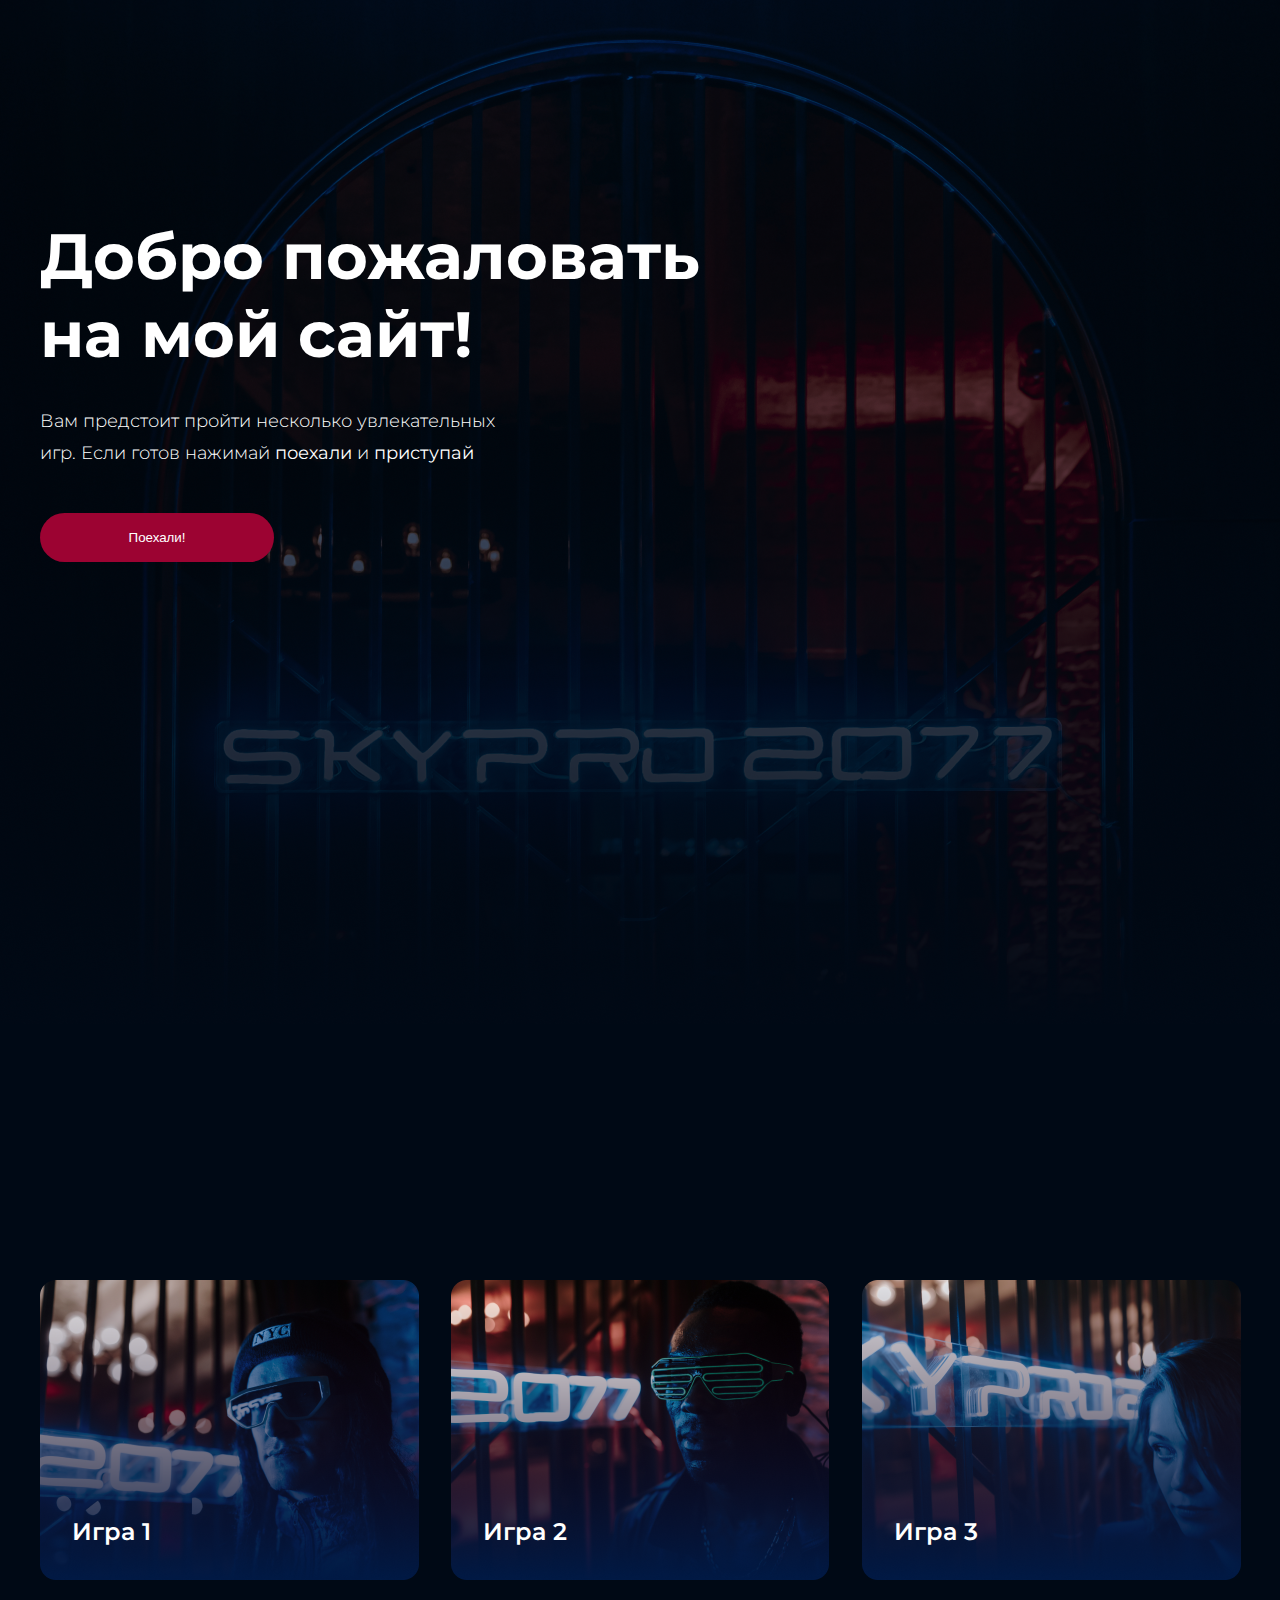
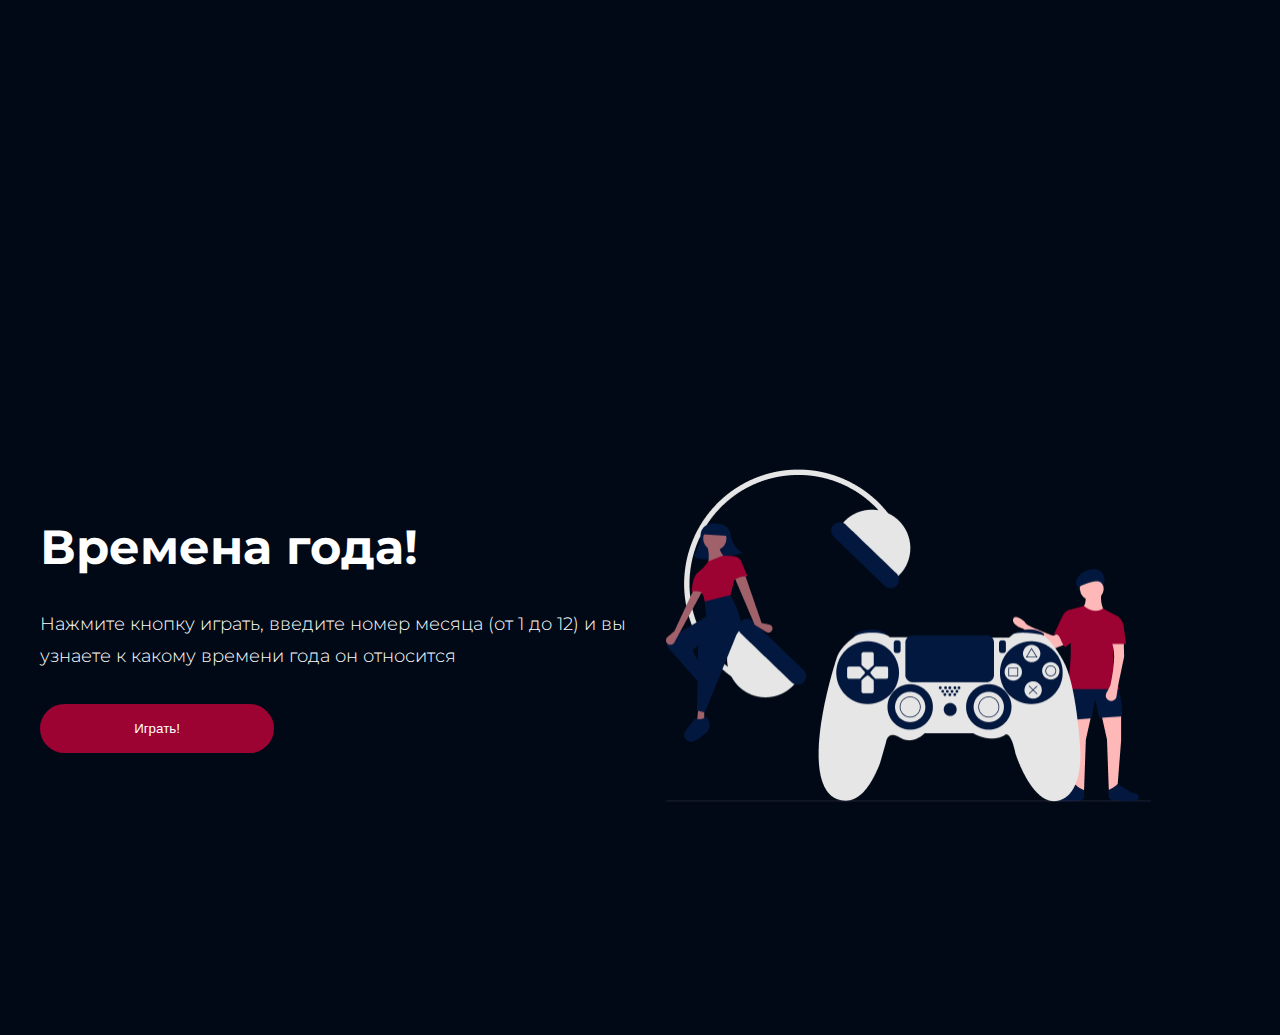
<file: index.html>
<!DOCTYPE html>
<html lang="ru">

<head>
    <meta charset="UTF-8">
    <meta name="viewport" content="width=device-width, initial-scale=1.0">
    <link rel="preconnect" href="https://fonts.googleapis.com">
    <link rel="preconnect" href="https://fonts.gstatic.com" crossorigin>
    <link
        href="https://fonts.googleapis.com/css2?family=Montserrat:ital,wght@0,100..900;1,100..900&family=Poppins:wght@600&display=swap"
        rel="stylesheet">
    <link rel="stylesheet" href="./style.css">
    <title>Document</title>


<body class="">
    <header class="header">
        <div class="center">
            <h1 class="header__title">
                Добро пожаловать <br>на мой сайт!
            </h1>
            <p class="header__paragraph">
                Вам предстоит пройти несколько увлекательных <br>игр. Если готов нажимай
                <b>поехали</b>
                и <b>приступай</b>
            </p>
            <button class="button topbutton">
                Поехали!
            </button>


    </header>
    <main>
        <section class="games  ">
            <a class="games__cart" href="#">
                <img class="cart__img" src="./img/game1.png" alt="Game1">
                <p class="cart__title">
                    Игра 1
                </p>
            </a>
            <a class="games__cart" href="#">
                <img class="cart__img" src="./img/game2.png" alt="game2">
                <p class="cart__title">
                    Игра 2
                </p>
            </a>
            <a class="games__cart" href="#">
                <img class="cart__img" src="./img/game3:1.png" alt="game3">
                <p class="cart__title">
                    Игра 3
                </p>
            </a>
        </section>
        <section class="game ">
            <div class="game__info center">

                <h2 class="game__title ">
                    Времена года!
                </h2>
                <p class="game__paragraph ">
                    Нажмите кнопку играть, введите номер месяца (от 1 до 12) и вы <br>узнаете к какому времени года он
                    относится
                </p>
                <button class="button ">
                    Играть!
                </button>
            </div>
            <div class="game__img-cart">
                <img class="game__img" src="./img/gamesectionimg.png" alt="image">
            </div>
        </section>

    </main>
    </div>
    <script src="./script.js">

    </script>
</body>

</html>
</file>
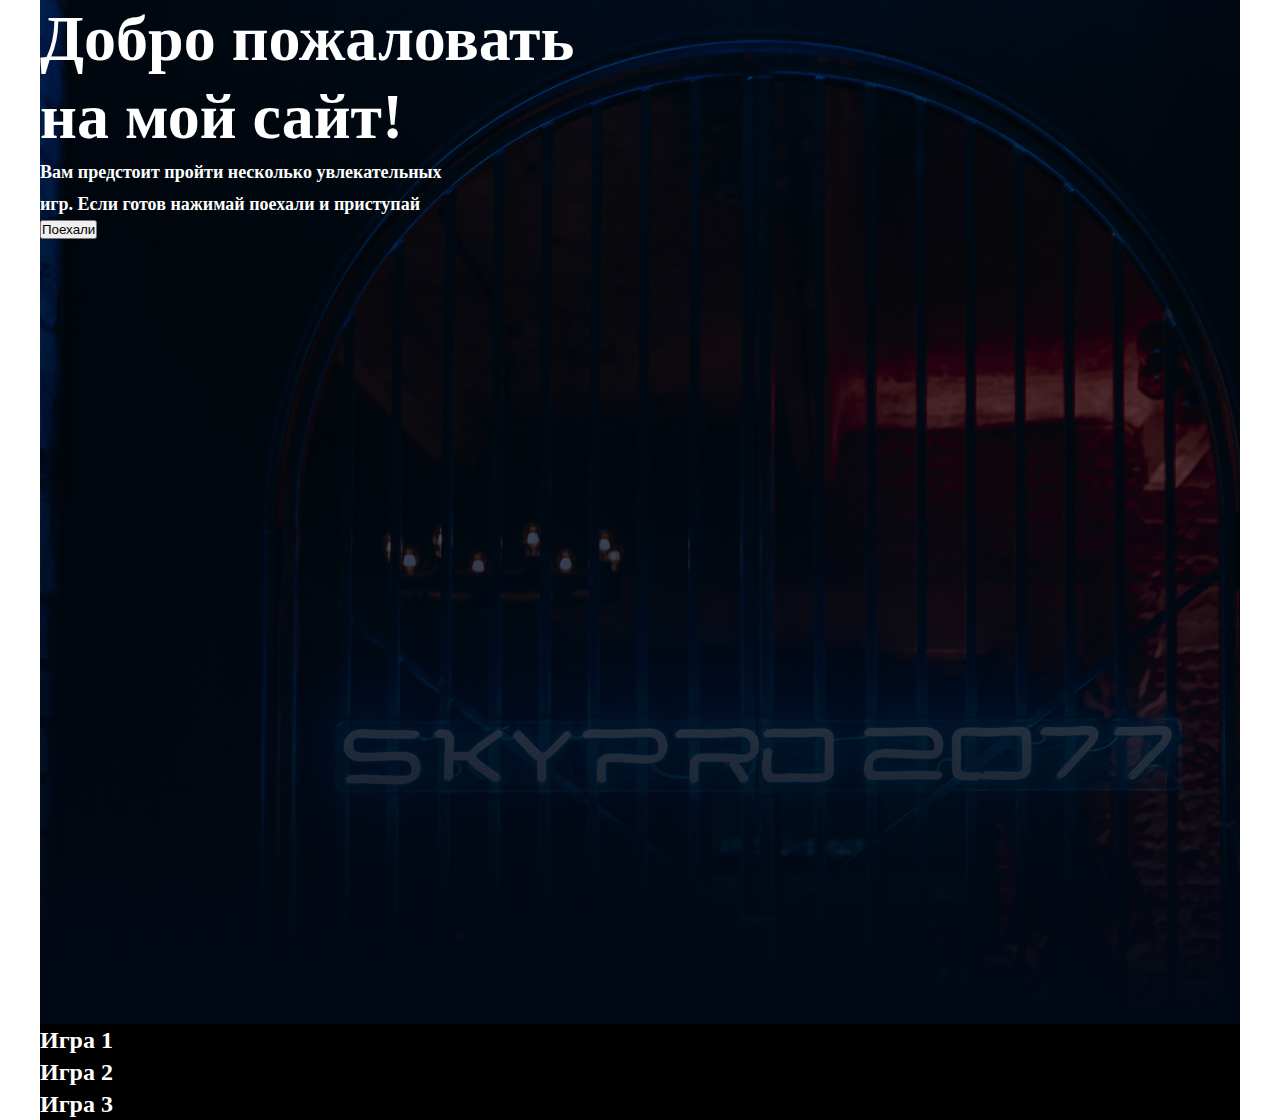
<file: hw N+1.html>
<!DOCTYPE html>
<html lang="ru">

<head>
    <meta charset="UTF-8">
    <meta name="viewport" content="width=device-width, initial-scale=1.0">
    <link rel="stylesheet" href="hw N+1.css">
    <title>Document</title>


<body>
    <header class="header">
        <h1 class="header__title">
            Добро пожаловать <br>на мой сайт!
        </h1>
        <p class="header__paragraph">
            Вам предстоит пройти несколько увлекательных <br>игр. Если готов нажимай
            <b>поехали</b>
            и <b>приступай</b>
        </p>
        <button>
            Поехали
        </button>
    </header>
    <main>
        <section class="games">
            <div class="games__cart">

                <p class="cart__title">
                    Игра 1
                </p>
            </div>
            <div class="games__cart">
                <p class="cart__title">
                    Игра 2
                </p>
            </div>
            <div class="games__cart">
                <p class="cart__title">
                    Игра 3
                </p>
            </div>
        </section>
    </main>
</body>

</html>
</file>
<file: style.css>
* {
    margin: 0;
    padding: 0;
}

.topbutton {
    margin-bottom: 506px;
}

.center {
    margin-left: calc(50% - 600px);
    margin-right: calc(50% - 600px);
}

.header {
    background-image: url(./img/bgimg.png);
    background-repeat: no-repeat;
    background-size: auto;
    background-position: center;
    width: 100%;
    height: 1024px;
}

.header__title {
    font-family: Montserrat;
    font-size: 64px;
    font-weight: 700;
    line-height: 78px;
    letter-spacing: 0px;
    text-align: left;
    color: #FFFFFF;
    padding-bottom: 32px;
    padding-top: 217px;
}

.header__paragraph {
    font-family: Montserrat;
    font-size: 18px;
    font-weight: 300;
    line-height: 32px;
    letter-spacing: 0px;
    text-align: left;
    color: #FFF;
    padding-bottom: 44px;
}

.button {
    cursor: pointer;
    width: 234.063px;
    height: 48.603px;
    border-radius: 30px;
    background: #9C0332;
    color: #FFF;
    border: none;
    /* margin-bottom: 506px; */
}

.button:hover {
    border-radius: 30px;
    background: #EB443F;
}

.games {
    background-color: #000915;
    display: flex;
    flex-direction: row;
    flex-wrap: wrap;
    justify-content: center;
    padding-top: 128px;
    padding-bottom: 128px;
    gap: 32px;
}

.games__cart {
    cursor: pointer;
    max-width: 379px;
    width: 100%;
    height: 300px;
    gap: 32px;
    margin-top: 128px;
    margin-bottom: 128px;
    text-decoration: none;
}

.cart__img {
    position: absolute;

}

.cart__title {
    color: #FFF;
    font-family: Montserrat;
    font-size: 24px;
    font-style: normal;
    font-weight: 600;
    line-height: 32px;
    position: relative;
    margin-top: 236px;
    margin-left: 32px;
}

.game {
    background-color: #000915;
    display: flex;
    flex-wrap: wrap;
}

.game__info {
    padding-top: 282px;
    padding-bottom: 282px;
    width: auto;
    height: 235px;
}


.game__title {
    color: #FFF;
    font-family: Montserrat;
    font-size: 48px;
    font-style: normal;
    font-weight: 700;
    line-height: normal;
    margin-bottom: 32px;
}

.game__paragraph {
    color: #FFF;
    font-family: Montserrat;
    font-size: 18px;
    font-style: normal;
    font-weight: 300;
    line-height: 32px;
    margin-bottom: 32px;
}

.game__img-cart {
    display: flex;
}

.game__img {
    width: 485px;
    height: 333px;
    padding-top: 233px;
    padding-bottom: 233px;

}

@media (max-width : 391px) {
    .center {
        margin-left: calc(50% - 172px);
        margin-right: calc(50% - 172px);

    }

    .header {
        background-image: url(./img/bgmob.jpg);
        background-repeat: no-repeat;
        background-size: cover;
        background-position: center;
    }

    .header__title {
        color: #FFF;
        text-align: center;
        font-family: Montserrat;
        font-size: 32px;
        font-style: normal;
        font-weight: 700;
        line-height: normal;
        padding-top: 238px;
    }

    .header__paragraph {
        color: #FFF;
        text-align: center;
        font-family: Montserrat;
        font-size: 14px;
        font-style: normal;
        font-weight: 300;
        line-height: 22px;
    }

    .button {
        margin-left: 54px;
        margin-bottom: 252px;
    }

    .games {
        flex-direction: column;
        padding-bottom: 127px;
    }

    .games__cart {
        margin-top: 0;
        margin-bottom: 0;
        max-width: 343px;
        padding-left: 16px;
        padding-right: 16px;
    }


    .cart__img {
        max-width: 343px;
        height: 300px;
        flex-shrink: 0;
    }

    .cart__title {
        margin-left: 12px;
    }

    .game__info {
        padding-top: 51px;
        padding-bottom: 0;
    }

    .game__title {
        color: #FFF;
        text-align: center;
        font-family: Montserrat;
        font-size: 32px;
        font-style: normal;
        font-weight: 700;

    }

    .game__paragraph {
        color: #FFF;
        text-align: center;
        font-family: Montserrat;
        font-size: 14px;
        font-style: normal;
        font-weight: 300;
        line-height: 22px;
    }

    .game__img {
        width: 344px;
        height: 236px;
        padding-top: 64px;
        padding-bottom: 85px;
        padding-left: 16px;
    }

}
</file>
<file: hw N+1.css>
* {
    margin: 0;
    padding: 0;
}

body {
    margin-left: calc(50% - 600px);
    margin-right: calc(50% - 600px);
}

.header {
    background-image: url(./img/bgimg.png);
    background-repeat: no-repeat;
    background-size: cover;
    max-width: 1440px;
    height: 1024px;
}

.header__title {
    font-family: Montserrat;
    font-size: 64px;
    font-weight: 700;
    line-height: 78px;
    letter-spacing: 0px;
    text-align: left;
    color: #FFFFFF;
}

.header__paragraph {
    font-family: Montserrat;
    font-size: 18px;
    font-weight: 700;
    line-height: 32px;
    letter-spacing: 0px;
    text-align: left;
    color: #FFF;
}

.games {
    background-color: black;
}

.cart__title {
    color: #FFF;
    font-family: Montserrat;
    font-size: 24px;
    font-style: normal;
    font-weight: 600;
    line-height: 32px;
}
</file>
